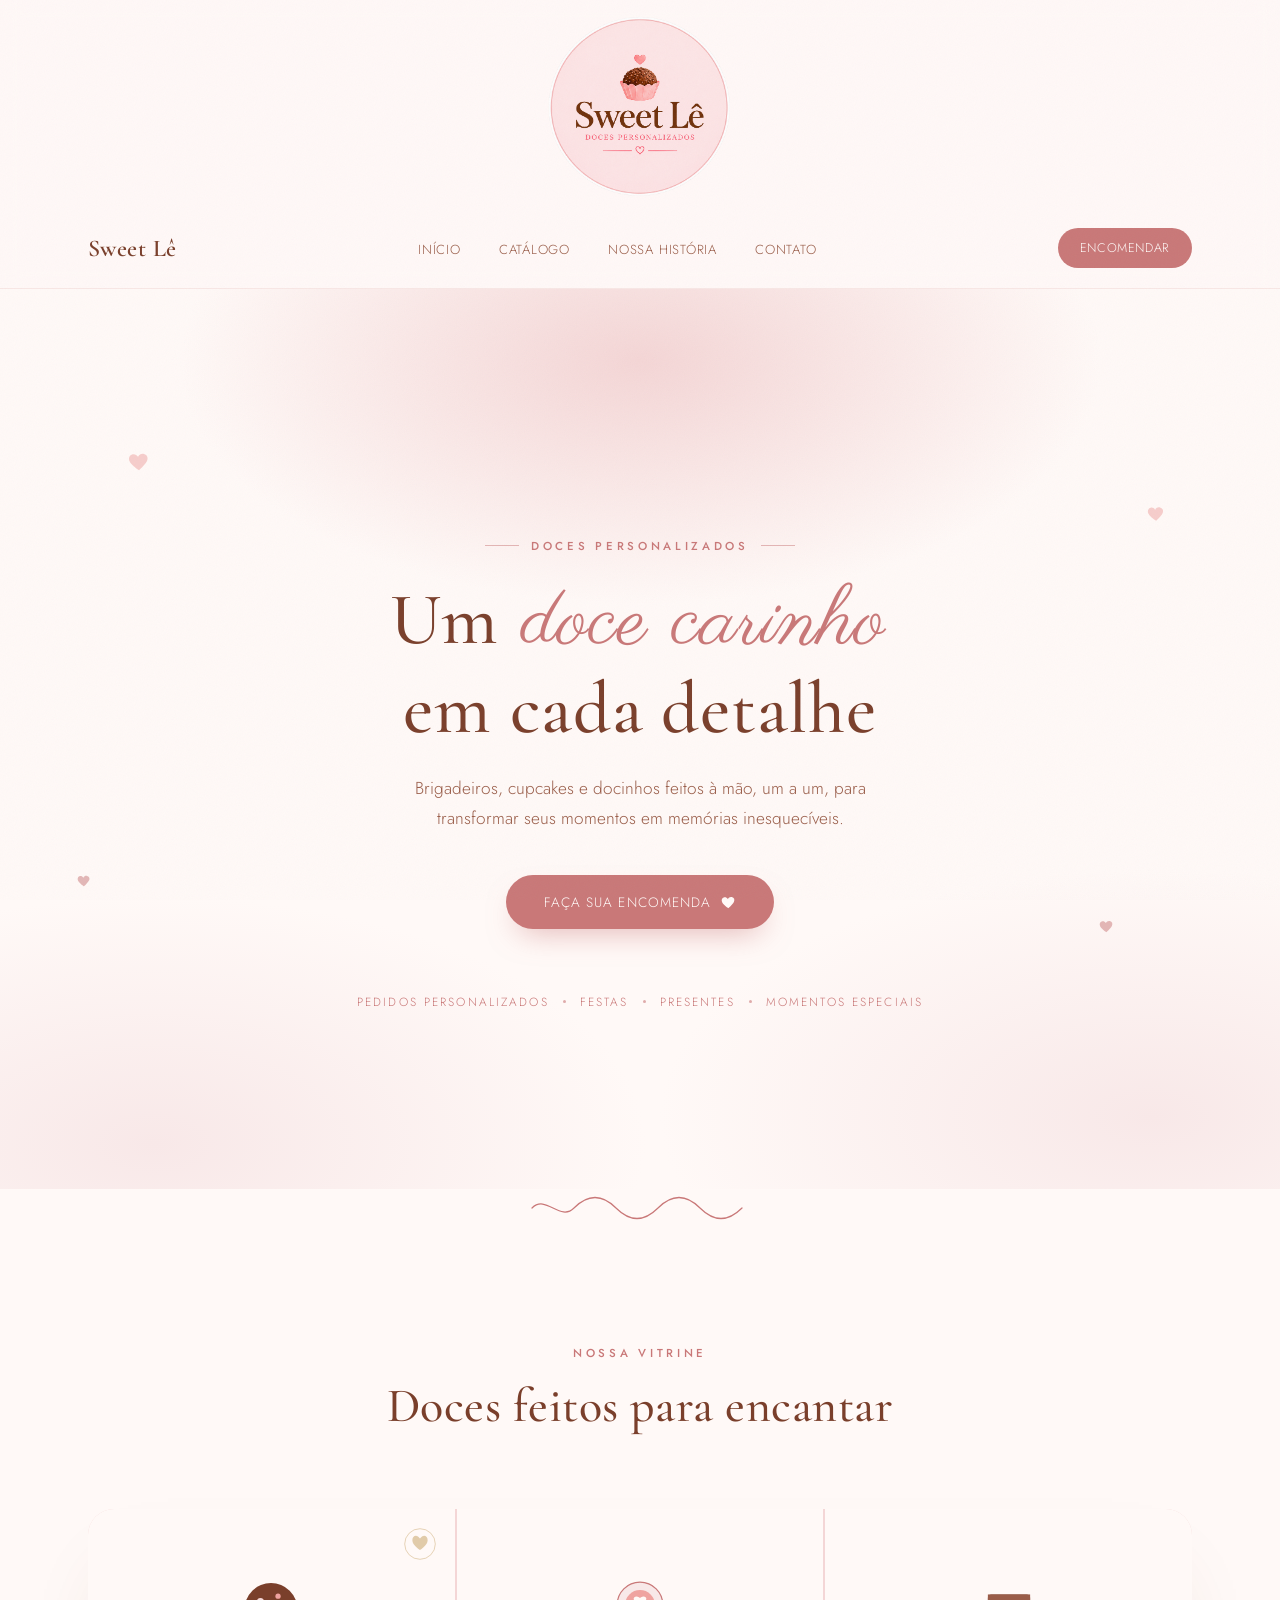
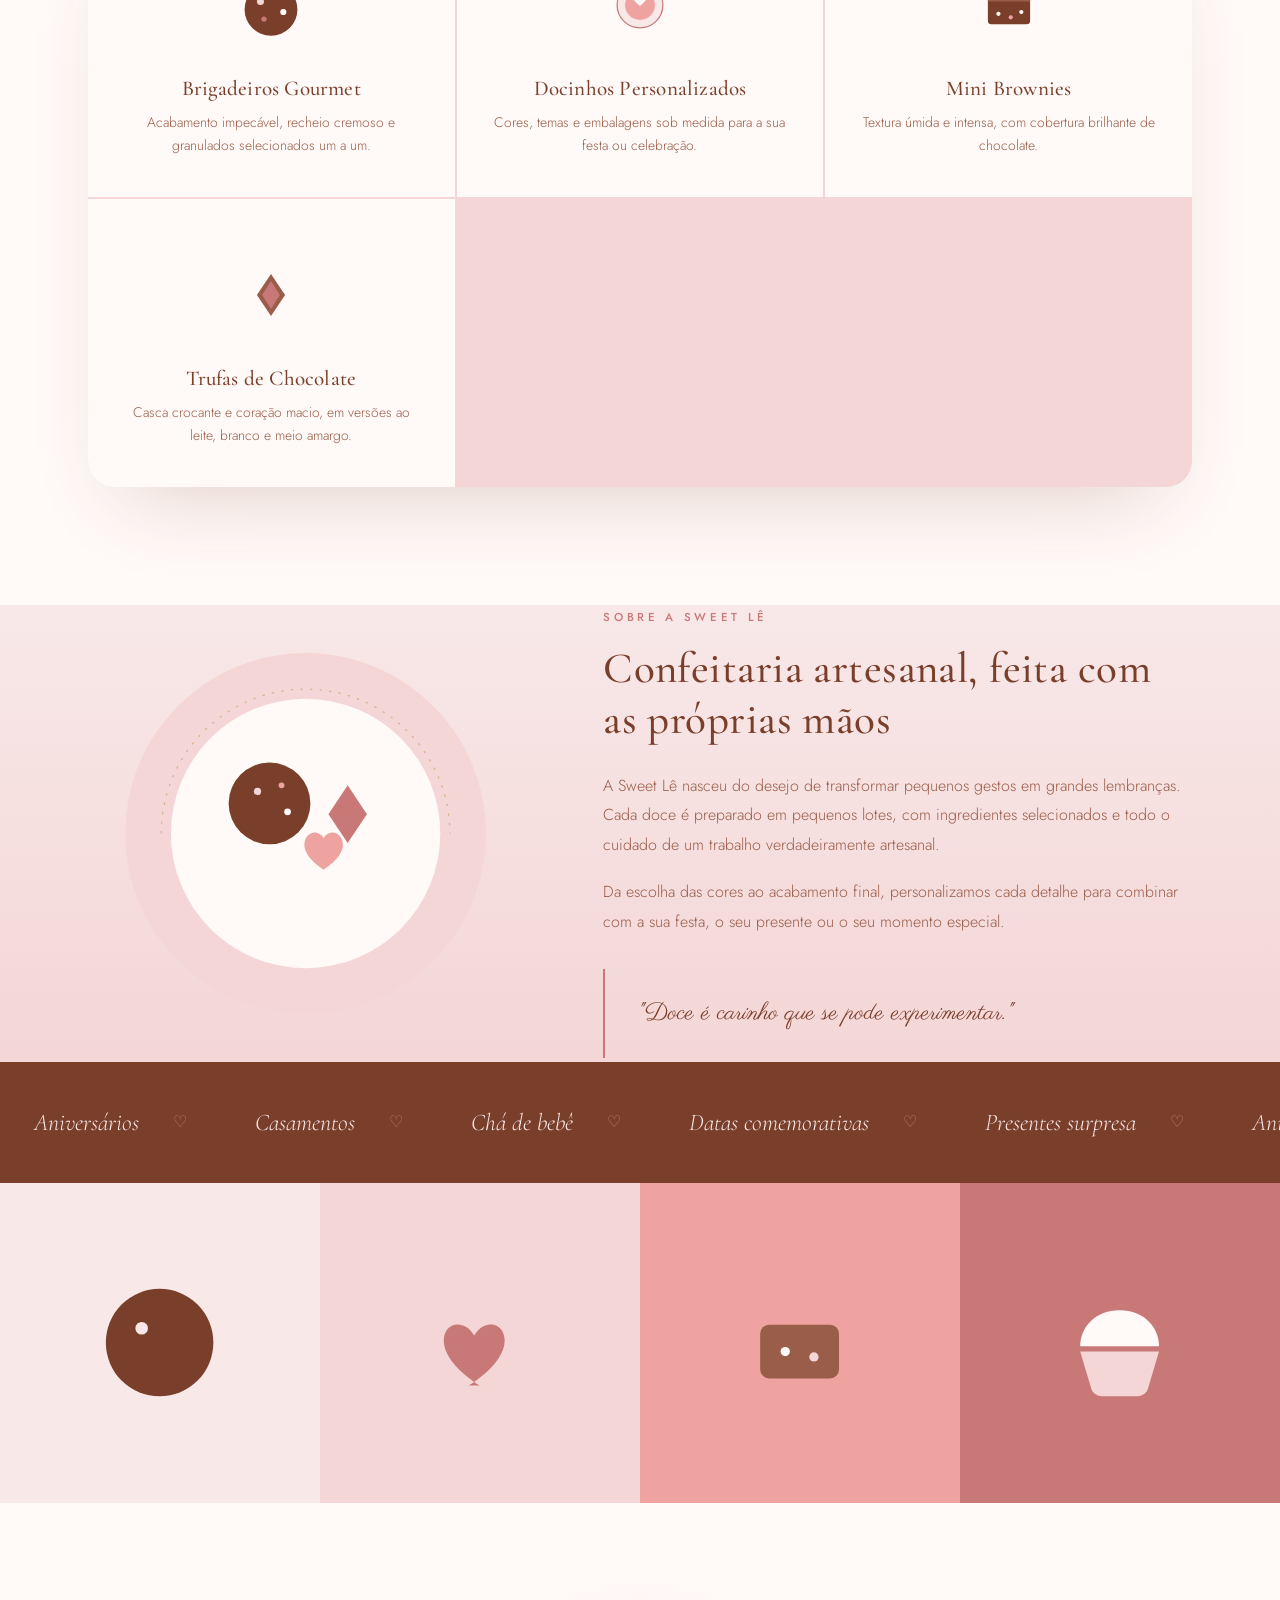
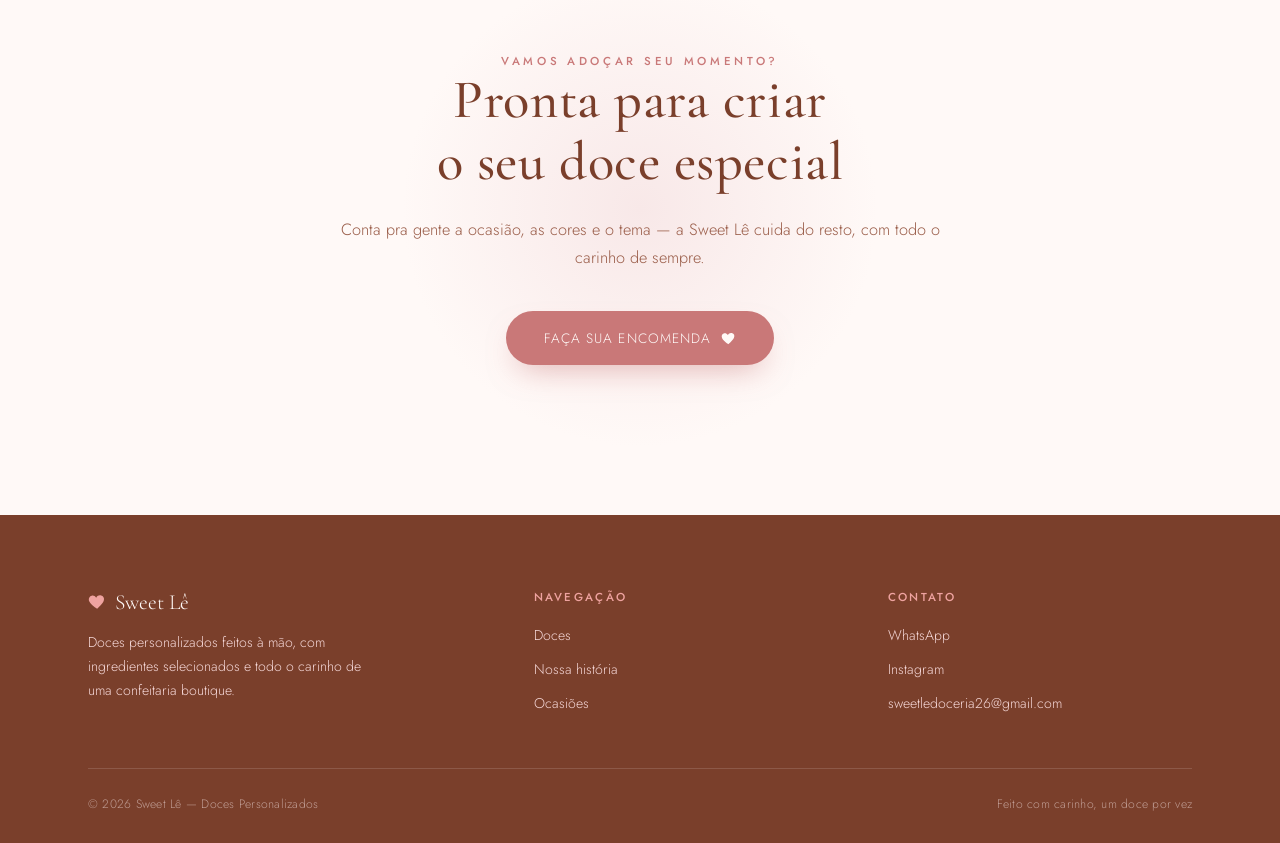
<file: index.html>
<!doctype html>
<html lang="pt-BR">
  <head>
    <meta charset="UTF-8" />
    <meta name="viewport" content="width=device-width, initial-scale=1.0" />
    <title>Sweet Lê — Doces Personalizados</title>
    <link rel="preconnect" href="https://fonts.googleapis.com" />
    <link rel="preconnect" href="https://fonts.gstatic.com" crossorigin />
    <link
      href="https://fonts.googleapis.com/css2?family=Cormorant+Garamond:ital,wght@0,400;0,500;0,600;1,500&family=Parisienne&family=Jost:wght@300;400;500;600&display=swap"
      rel="stylesheet"
    />
    <link rel="stylesheet" href="CSS/style.css" />
  </head>
  <body>
    <header class="site-header">
      <div class="top-logo">
        <a href="#top" aria-label="Sweet Lê - início">
          <img src="IMG/Logo.png" alt="Sweet Lê — Doces Personalizados" />
        </a>
      </div>

      <div class="nav">
        <a href="#top" class="brand">
          <span class="brand-name">Sweet Lê</span>
        </a>

        <nav>
          <ul>
            <li><a href="index.html">Início</a></li>
            <li><a href="catalogo.html">Catálogo</a></li>
            <li><a href="index.html#historia">Nossa história</a></li>
            <li><a href="index.html#contato">Contato</a></li>
          </ul>
        </nav>

        <a href="#contato" class="nav-cta">Encomendar</a>

        <button class="menu-btn" aria-label="Abrir menu">
          <span></span><span></span><span></span>
        </button>
      </div>
    </header>

    <section class="hero" id="top">
      <div class="hero-hearts" aria-hidden="true">
        <svg
          style="
            top: 18%;
            left: 10%;
            width: 22px;
            height: 22px;
            animation-delay: 0s;
          "
          viewBox="0 0 24 24"
          fill="#EFA3A0"
        >
          <path
            d="M12 21s-7.5-4.6-10.2-9.6C.2 8 1.6 4.5 5 3.6c2.3-.6 4.4.5 5.9 2.7C12.4 3.6 15 2.6 17.4 3.3c3.6.9 5 4.3 3.2 7.9C17.7 16.2 12 21 12 21z"
          />
        </svg>
        <svg
          style="
            top: 65%;
            left: 6%;
            width: 14px;
            height: 14px;
            animation-delay: 1.4s;
          "
          viewBox="0 0 24 24"
          fill="#C97878"
        >
          <path
            d="M12 21s-7.5-4.6-10.2-9.6C.2 8 1.6 4.5 5 3.6c2.3-.6 4.4.5 5.9 2.7C12.4 3.6 15 2.6 17.4 3.3c3.6.9 5 4.3 3.2 7.9C17.7 16.2 12 21 12 21z"
          />
        </svg>
        <svg
          style="
            top: 24%;
            right: 9%;
            width: 18px;
            height: 18px;
            animation-delay: 0.7s;
          "
          viewBox="0 0 24 24"
          fill="#EFA3A0"
        >
          <path
            d="M12 21s-7.5-4.6-10.2-9.6C.2 8 1.6 4.5 5 3.6c2.3-.6 4.4.5 5.9 2.7C12.4 3.6 15 2.6 17.4 3.3c3.6.9 5 4.3 3.2 7.9C17.7 16.2 12 21 12 21z"
          />
        </svg>
        <svg
          style="
            top: 70%;
            right: 13%;
            width: 15px;
            height: 15px;
            animation-delay: 2.1s;
          "
          viewBox="0 0 24 24"
          fill="#C97878"
        >
          <path
            d="M12 21s-7.5-4.6-10.2-9.6C.2 8 1.6 4.5 5 3.6c2.3-.6 4.4.5 5.9 2.7C12.4 3.6 15 2.6 17.4 3.3c3.6.9 5 4.3 3.2 7.9C17.7 16.2 12 21 12 21z"
          />
        </svg>
      </div>
      <div class="hero-inner">
        <div class="eyebrow">
          <span class="line"></span>Doces Personalizados<span
            class="line"
          ></span>
        </div>
        <h1 class="reveal">Um <em>doce carinho</em><br />em cada detalhe</h1>
        <p class="sub reveal">
          Brigadeiros, cupcakes e docinhos feitos à mão, um a um, para
          transformar seus momentos em memórias inesquecíveis.
        </p>
        <a href="#contato" class="btn-primary reveal">
          Faça sua encomenda
          <svg viewBox="0 0 24 24" fill="none">
            <path
              d="M12 21s-7.5-4.6-10.2-9.6C.2 8 1.6 4.5 5 3.6c2.3-.6 4.4.5 5.9 2.7C12.4 3.6 15 2.6 17.4 3.3c3.6.9 5 4.3 3.2 7.9C17.7 16.2 12 21 12 21z"
              fill="#FFF9F7"
            />
          </svg>
        </a>
        <div class="hero-strip reveal">
          <span>Pedidos personalizados</span><span class="dot"></span>
          <span>Festas</span><span class="dot"></span> <span>Presentes</span
          ><span class="dot"></span>
          <span>Momentos especiais</span>
        </div>
      </div>
    </section>

    <div class="swirl" aria-hidden="true">
      <svg viewBox="0 0 220 26" fill="none">
        <path
          d="M2 13c14-14 28 14 42 0S72-1 86 13s28 14 42 0 28-14 42 0 28 14 42 0"
          stroke="#C97878"
          stroke-width="1.2"
          stroke-linecap="round"
        />
      </svg>
    </div>

    <section class="section" id="doces">
      <div class="wrap">
        <div class="section-head reveal">
          <div class="eyebrow">Nossa vitrine</div>
          <h2>Doces feitos para encantar</h2>
        </div>
        <div class="sweets-grid">
          <div class="sweet-card reveal">
            <svg class="seal" viewBox="0 0 40 40" fill="none">
              <circle
                cx="20"
                cy="20"
                r="18"
                stroke="#C9A66B"
                stroke-width="1"
              />
              <path
                d="M20 27s-9-5.5-9-11.5C11 12 13.3 10 16 10.5c1.8.4 3 1.6 4 3 1-1.4 2.2-2.6 4-3 2.7-.5 5 1.5 5 5 0 6-9 11.5-9 11.5z"
                fill="#C9A66B"
              />
            </svg>
            <div class="sweet-icon">
              <svg viewBox="0 0 100 100">
                <circle cx="50" cy="55" r="30" fill="#7A3F2B" />
                <circle cx="38" cy="46" r="4" fill="#F4D6D6" />
                <circle cx="58" cy="40" r="3" fill="#EFA3A0" />
                <circle cx="64" cy="58" r="3.5" fill="#FFF9F7" />
                <circle cx="42" cy="66" r="3" fill="#C97878" />
              </svg>
            </div>
            <h3>Brigadeiros Gourmet</h3>
            <p>
              Acabamento impecável, recheio cremoso e granulados selecionados um
              a um.
            </p>
          </div>

                   <div class="sweet-card reveal">
            <div class="sweet-icon">
              <svg viewBox="0 0 100 100">
                <circle
                  cx="50"
                  cy="50"
                  r="26"
                  fill="#F8E8E8"
                  stroke="#C97878"
                  stroke-width="1.4"
                />
                <circle cx="50" cy="50" r="17" fill="#EFA3A0" />
                <path
                  d="M50 42s-4-3-6.4-.7c-2 1.9-.4 4.4 6.4 9.7 6.8-5.3 8.4-7.8 6.4-9.7C53.9 39 50 42 50 42z"
                  fill="#FFF9F7"
                />
              </svg>
            </div>
            <h3>Docinhos Personalizados</h3>
            <p>
              Cores, temas e embalagens sob medida para a sua festa ou
              celebração.
            </p>
          </div>

          <div class="sweet-card reveal">
            <div class="sweet-icon">
              <svg viewBox="0 0 100 100">
                <rect
                  x="26"
                  y="38"
                  width="48"
                  height="34"
                  rx="4"
                  fill="#7A3F2B"
                />
                <rect x="26" y="38" width="48" height="8" fill="#9A5D49" />
                <circle cx="38" cy="60" r="2.4" fill="#FFF9F7" />
                <circle cx="52" cy="64" r="2.4" fill="#EFA3A0" />
                <circle cx="64" cy="58" r="2.4" fill="#FFF9F7" />
              </svg>
            </div>
            <h3>Mini Brownies</h3>
            <p>
              Textura úmida e intensa, com cobertura brilhante de chocolate.
            </p>
          </div>

          <div class="sweet-card reveal">
            <div class="sweet-icon">
              <svg viewBox="0 0 100 100">
                <path d="M50 26 66 50 50 74 34 50z" fill="#9A5D49" />
                <path d="M50 34 60 50 50 66 40 50z" fill="#C97878" />
              </svg>
            </div>
            <h3>Trufas de Chocolate</h3>
            <p>
              Casca crocante e coração macio, em versões ao leite, branco e meio
              amargo.
            </p>
          </div>

          <!--<div class="sweet-card reveal">
            <div class="sweet-icon">
              <svg viewBox="0 0 100 100">
                <circle
                  cx="50"
                  cy="50"
                  r="26"
                  fill="#F8E8E8"
                  stroke="#C97878"
                  stroke-width="1.4"
                />
                <circle cx="50" cy="50" r="17" fill="#EFA3A0" />
                <path
                  d="M50 42s-4-3-6.4-.7c-2 1.9-.4 4.4 6.4 9.7 6.8-5.3 8.4-7.8 6.4-9.7C53.9 39 50 42 50 42z"
                  fill="#FFF9F7"
                />
              </svg>
            </div>
            <h3>Docinhos Personalizados</h3>
            <p>
              Cores, temas e embalagens sob medida para a sua festa ou
              celebração.
            </p>
          </div>-->

          <!--<div class="sweet-card reveal">
            <div class="sweet-icon">
              <svg viewBox="0 0 100 100">
                <path
                  d="M50 74s-22-13.5-22-28.5C28 36.5 34 31 41 32c4 .6 7 3 9 6.5C52 35 55 32.6 59 32c7-1 13 4.5 13 13.5C72 60.5 50 74 50 74z"
                  fill="#7A3F2B"
                />
                <path
                  d="M42 42c1.5 1.5 2.5 3 3 4.5"
                  stroke="#FFF9F7"
                  stroke-width="1.4"
                  stroke-linecap="round"
                />
              </svg>
            </div>
            <h3>Corações de Chocolate</h3>
            <p>O toque romântico perfeito para presentear alguém especial.</p>
          </div>-->
        </div>
      </div>
    </section>

    <section class="story" id="historia">
      <div class="wrap">
        <div class="story-art reveal">
          <svg viewBox="0 0 360 380" fill="none">
            <circle cx="180" cy="190" r="150" fill="#F4D6D6" />
            <circle cx="180" cy="190" r="112" fill="#FFF9F7" />
            <g>
              <circle cx="150" cy="165" r="34" fill="#7A3F2B" />
              <circle cx="140" cy="155" r="3" fill="#F4D6D6" />
              <circle cx="160" cy="150" r="2.4" fill="#EFA3A0" />
              <circle cx="165" cy="172" r="2.8" fill="#FFF9F7" />
              <path d="M215 150 231 174 215 198 199 174z" fill="#C97878" />
              <path
                d="M195 220s-16-9.8-16-20.5c0-6.6 4.6-11 10-10.2 2.9.4 5 2.2 6 4.8 1-2.6 3.1-4.4 6-4.8 5.4-.8 10 3.6 10 10.2 0 10.7-16 20.5-16 20.5z"
                fill="#EFA3A0"
              />
            </g>
            <path
              d="M60 190a120 120 0 0 1 240 0"
              stroke="#C9A66B"
              stroke-width="1"
              stroke-dasharray="2 6"
              opacity=".7"
            />
          </svg>
        </div>
        <div class="story-text">
          <div class="eyebrow reveal">Sobre a Sweet Lê</div>
          <h2 class="reveal">
            Confeitaria artesanal, feita com as próprias mãos
          </h2>
          <p class="reveal">
            A Sweet Lê nasceu do desejo de transformar pequenos gestos em
            grandes lembranças. Cada doce é preparado em pequenos lotes, com
            ingredientes selecionados e todo o cuidado de um trabalho
            verdadeiramente artesanal.
          </p>
          <p class="reveal">
            Da escolha das cores ao acabamento final, personalizamos cada
            detalhe para combinar com a sua festa, o seu presente ou o seu
            momento especial.
          </p>
          <div class="story-quote reveal">
            "Doce é carinho que se pode experimentar."
          </div>
        </div>
      </div>
    </section>

    <div class="occasions" id="ocasioes">
      <div class="marquee">
        <span>Aniversários</span><span>Casamentos</span><span>Chá de bebê</span
        ><span>Datas comemorativas</span><span>Presentes surpresa</span>
        <span>Aniversários</span><span>Casamentos</span><span>Chá de bebê</span
        ><span>Datas comemorativas</span><span>Presentes surpresa</span>
      </div>
    </div>

    <div class="band" aria-hidden="true">
      <div class="band-item">
        <svg viewBox="0 0 100 100">
          <circle cx="50" cy="50" r="30" fill="#7A3F2B" />
          <circle cx="40" cy="42" r="3.5" fill="#F8E8E8" />
        </svg>
      </div>
      <div class="band-item">
        <svg viewBox="0 0 100 100">
          <path
            d="M50 74s-20-12-20-25c0-6 4-10 9-9 3.6.5 6 2.8 8 6 2-3.2 4.4-5.5 8-6 5-1 9 3 9 9 0 13-20 25-20 25z"
            fill="#C97878"
          />
        </svg>
      </div>
      <div class="band-item">
        <svg viewBox="0 0 100 100">
          <rect x="28" y="40" width="44" height="30" rx="5" fill="#9A5D49" />
          <circle cx="42" cy="55" r="2.6" fill="#FFF9F7" />
          <circle cx="58" cy="58" r="2.6" fill="#F4D6D6" />
        </svg>
      </div>
      <div class="band-item">
        <svg viewBox="0 0 100 100">
          <path
            d="M50 32c-14 0-22 10-22 20h44c0-10-8-20-22-20z"
            fill="#FFF9F7"
          />
          <path
            d="M28 55h44l-6 20a6 6 0 0 1-6 5H40a6 6 0 0 1-6-5l-6-20z"
            fill="#F4D6D6"
          />
        </svg>
      </div>
    </div>

    <section class="cta-final" id="contato">
      <div class="cta-final-inner">
        <div class="eyebrow reveal">Vamos adoçar seu momento?</div>
        <h2 class="reveal">Pronta para criar<br />o seu doce especial</h2>
        <p class="reveal">
          Conta pra gente a ocasião, as cores e o tema — a Sweet Lê cuida do
          resto, com todo o carinho de sempre.
        </p>
        <a href="https://wa.me/" class="btn-primary reveal">
          Faça sua encomenda
          <svg viewBox="0 0 24 24" fill="none">
            <path
              d="M12 21s-7.5-4.6-10.2-9.6C.2 8 1.6 4.5 5 3.6c2.3-.6 4.4.5 5.9 2.7C12.4 3.6 15 2.6 17.4 3.3c3.6.9 5 4.3 3.2 7.9C17.7 16.2 12 21 12 21z"
              fill="#FFF9F7"
            />
          </svg>
        </a>
      </div>
    </section>

    <footer>
      <div class="wrap">
        <div class="foot-grid">
          <div>
            <div class="foot-brand">
              <svg viewBox="0 0 24 24" fill="none">
                <path
                  d="M12 21s-7.5-4.6-10.2-9.6C.2 8 1.6 4.5 5 3.6c2.3-.6 4.4.5 5.9 2.7C12.4 3.6 15 2.6 17.4 3.3c3.6.9 5 4.3 3.2 7.9C17.7 16.2 12 21 12 21z"
                  fill="#EFA3A0"
                />
              </svg>
              <span>Sweet Lê</span>
            </div>
            <p>
              Doces personalizados feitos à mão, com ingredientes selecionados e
              todo o carinho de uma confeitaria boutique.
            </p>
          </div>
          <div class="foot-col">
            <h4>Navegação</h4>
            <ul>
              <li><a href="#doces">Doces</a></li>
              <li><a href="#historia">Nossa história</a></li>
              <li><a href="#ocasioes">Ocasiões</a></li>
            </ul>
          </div>
          <div class="foot-col">
            <h4>Contato</h4>
            <ul>
              <li><a href="https://wa.me/">WhatsApp</a></li>
              <li><a href="https://www.instagram.com/sweetle.doceria">Instagram</a></li>
              <li><a href="#">sweetledoceria26@gmail.com</a></li>
            </ul>
          </div>
        </div>
        <div class="foot-bottom">
          <span>© 2026 Sweet Lê — Doces Personalizados</span>
          <span>Feito com carinho, um doce por vez</span>
        </div>
      </div>
    </footer>

    <script src="JS/script.js"></script>
  </body>
</html>
</file>
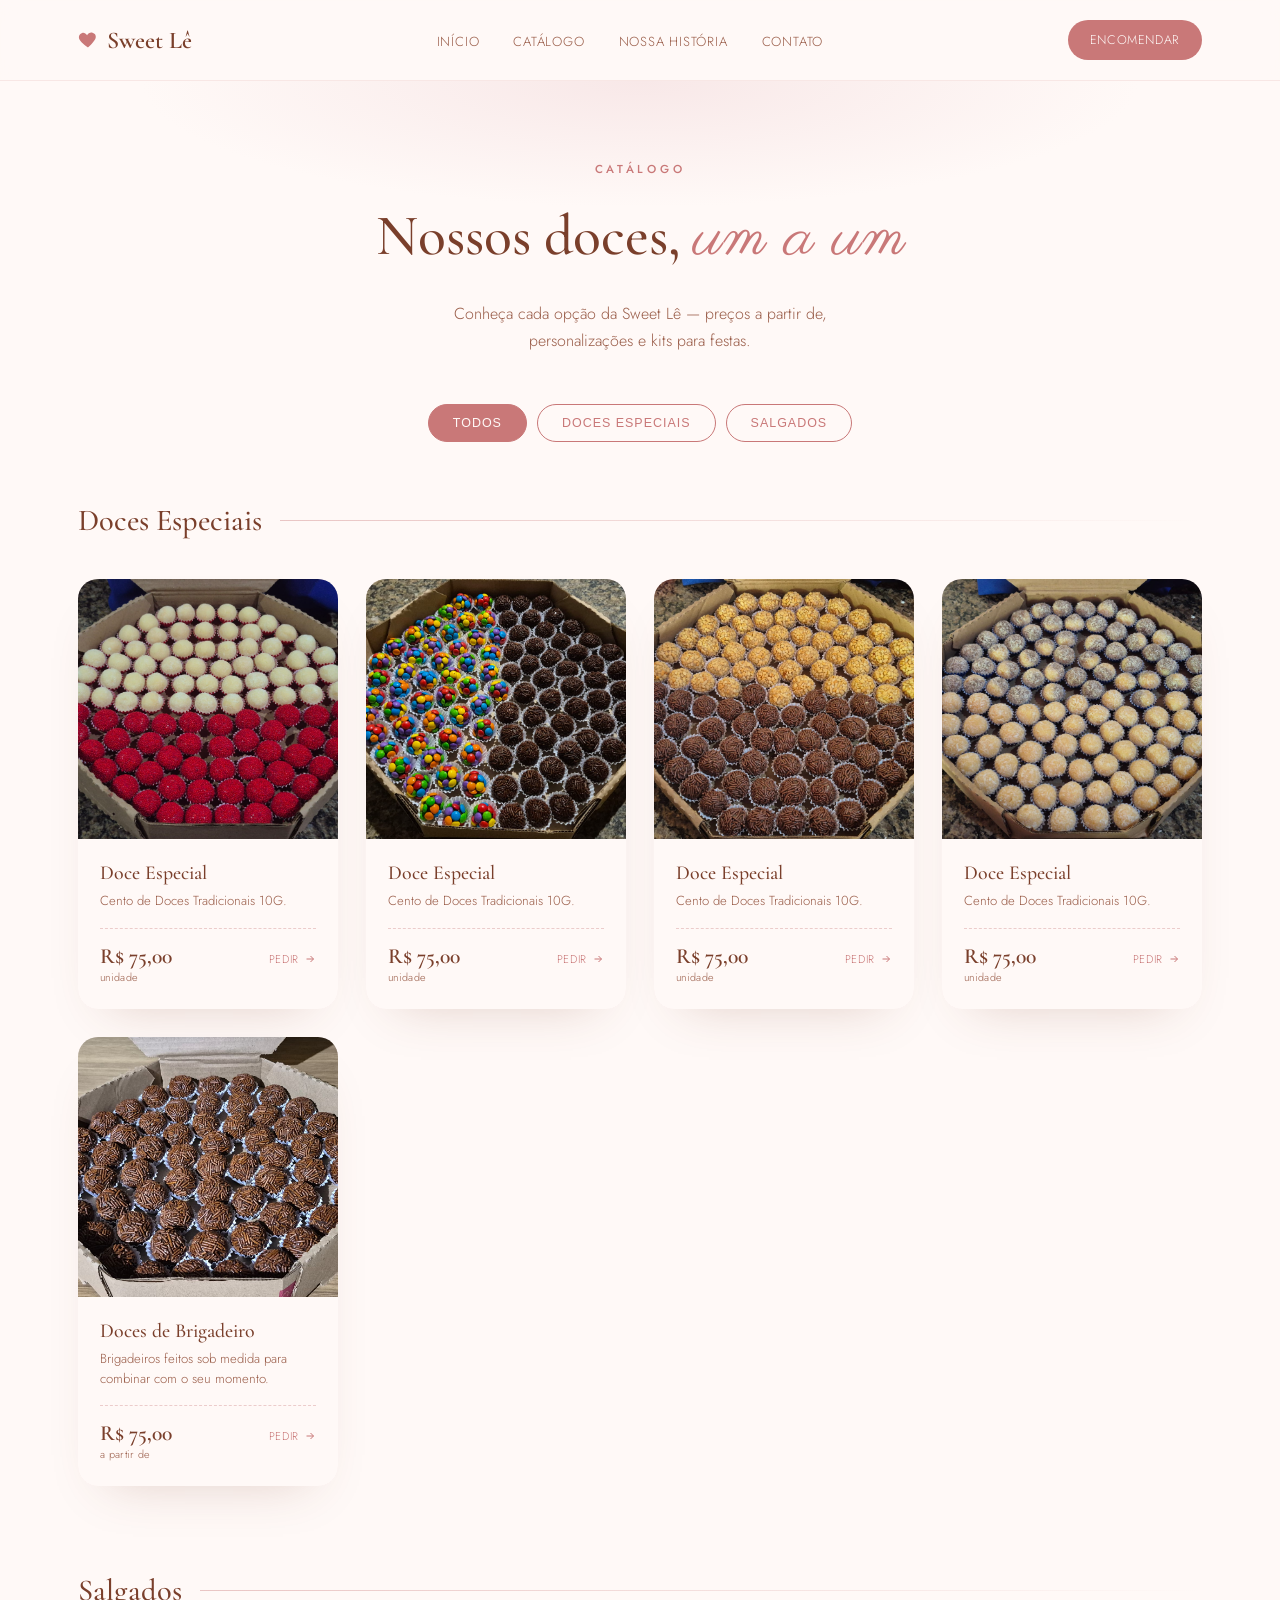
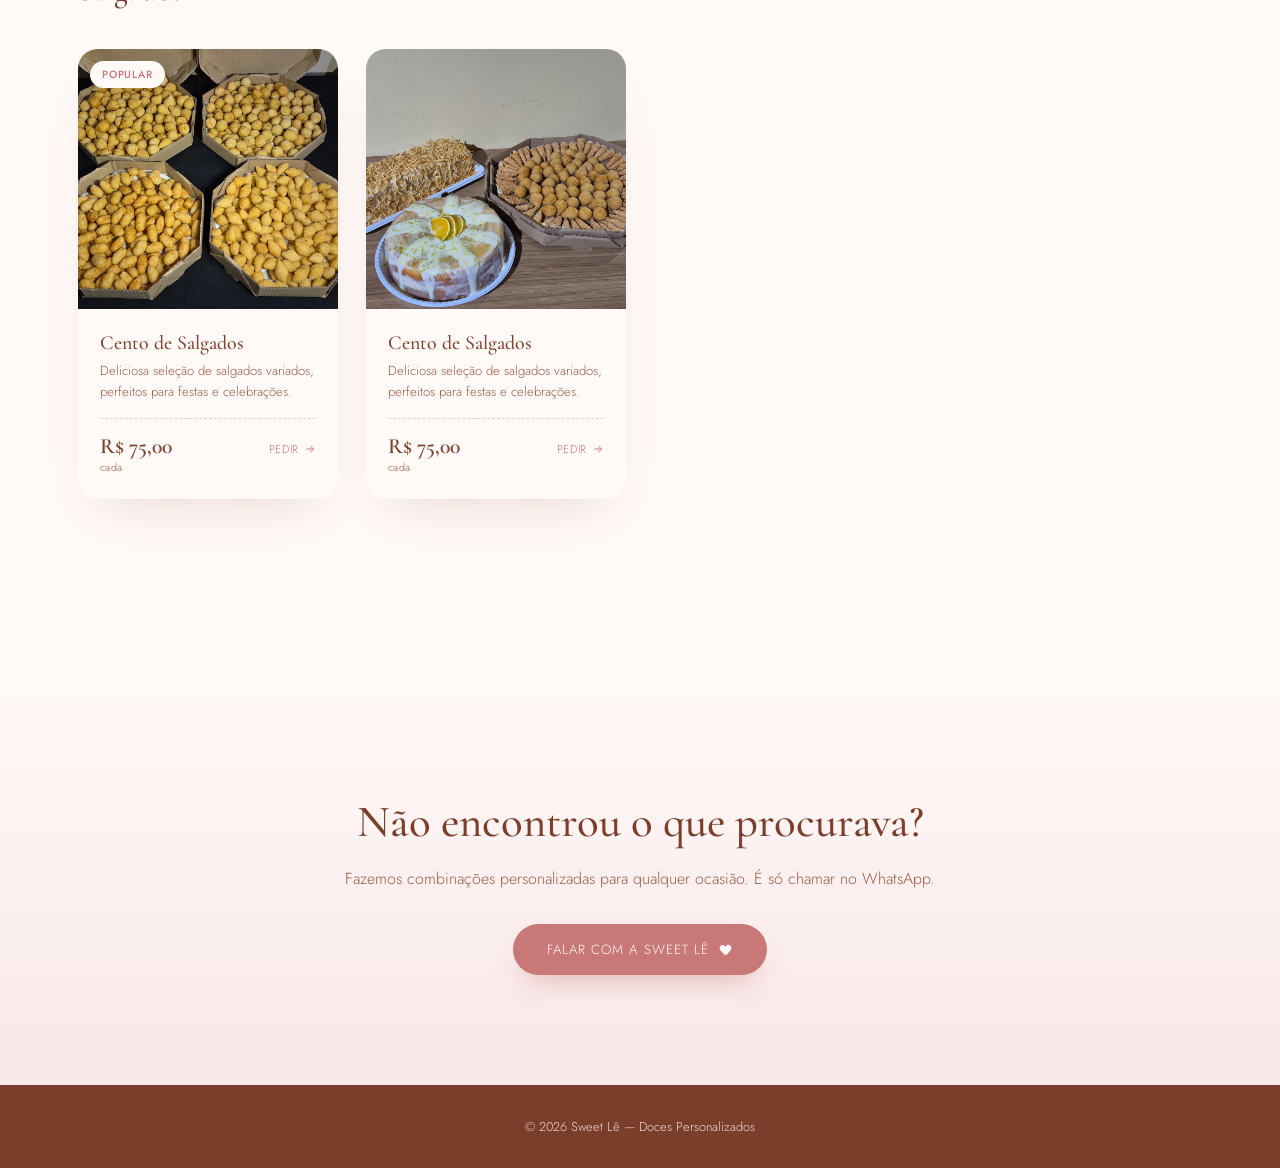
<file: catalogo.html>
<!DOCTYPE html>
<html lang="pt-BR">
<head>
<meta charset="UTF-8">
<meta name="viewport" content="width=device-width, initial-scale=1.0">
<title>Catálogo — Sweet Lê</title>
<link rel="preconnect" href="https://fonts.googleapis.com">
<link rel="preconnect" href="https://fonts.gstatic.com" crossorigin>
<link href="https://fonts.googleapis.com/css2?family=Cormorant+Garamond:ital,wght@0,400;0,500;0,600;1,500&family=Parisienne&family=Jost:wght@300;400;500;600&display=swap" rel="stylesheet">
<link rel="stylesheet" href="CSS/catalogo.css">
</head>
<body>

<header>
  <div class="nav">
    <a href="index.html" class="brand">
      <svg viewBox="0 0 24 24" fill="none"><path d="M12 21s-7.5-4.6-10.2-9.6C.2 8 1.6 4.5 5 3.6c2.3-.6 4.4.5 5.9 2.7C12.4 3.6 15 2.6 17.4 3.3c3.6.9 5 4.3 3.2 7.9C17.7 16.2 12 21 12 21z" fill="#C97878"/></svg>
      <span class="brand-name">Sweet Lê</span>
    </a>
    <nav>
      <ul>
        <li><a href="index.html">Início</a></li>
        <li><a href="catalogo.html">Catálogo</a></li>
        <li><a href="index.html#historia">Nossa história</a></li>
        <li><a href="index.html#contato">Contato</a></li>
      </ul>
    </nav>
    <a href="https://wa.me/" class="nav-cta">Encomendar</a>
    <button class="menu-btn" aria-label="Abrir menu"><span></span><span></span><span></span></button>
  </div>
</header>

<section class="page-hero">
  <div class="eyebrow">Catálogo</div>
  <h1>Nossos doces, <span class="script" style="font-size:1.15em;color:var(--old-rose);">um a um</span></h1>
  <p>Conheça cada opção da Sweet Lê — preços a partir de, personalizações e kits para festas.</p>
</section>

<div class="tabs">
  <button class="tab active">Todos</button>
  <button class="tab">Doces Especiais</button>
  <button class="tab">Salgados</button>
</div>

<section class="catalog">
  <div class="wrap">

    <div class="cat-group" data-cat="avulsos">
      <div class="cat-group-title"><h2>Doces Especiais</h2><div class="rule"></div></div>
      <div class="grid">

        <div class="card">
          <div class="photo-slot">
            <img src="IMG/Doce1.png" alt="Doce Especial">
           <!-- <div class="placeholder"><svg viewBox="0 0 24 24" fill="none" stroke="#C97878" stroke-width="1.4"><rect x="3" y="6" width="18" height="14" rx="2"/><circle cx="8.5" cy="11" r="1.5"/><path d="M21 16l-5-5-4 4-2-2-5 5"/></svg><span>fotos/brigadeiro.jpg</span></div>-->
            <!--<span class="badge">Mais pedido</span>-->
          </div>
          <div class="card-body">
           <h3>Doce Especial</h3>
            <p>Cento de Doces Tradicionais 10G.</p>
            <div class="price-row">
              <div class="price">R$ 75,00<small>unidade</small></div>
              <a href="https://wa.me/" class="order-link">Pedir <svg viewBox="0 0 24 24" fill="none" stroke="currentColor" stroke-width="2"><path d="M5 12h14M13 6l6 6-6 6"/></svg></a>
            </div>
          </div>
        </div>

        <div class="card">
          <div class="photo-slot">
            <img src="IMG/DocesEspecias.png" alt="Doce Especial" onerror="this.style.display='none'">
            <!--<div class="placeholder"><svg viewBox="0 0 24 24" fill="none" stroke="#C97878" stroke-width="1.4"><rect x="3" y="6" width="18" height="14" rx="2"/><circle cx="8.5" cy="11" r="1.5"/><path d="M21 16l-5-5-4 4-2-2-5 5"/></svg><span>fotos/cupcake.jpg</span></div>-->
          </div>
          <div class="card-body">
            <h3>Doce Especial</h3>
            <p>Cento de Doces Tradicionais 10G.</p>
            <div class="price-row">
              <div class="price">R$ 75,00<small>unidade</small></div>
              <a href="https://wa.me/" class="order-link">Pedir <svg viewBox="0 0 24 24" fill="none" stroke="currentColor" stroke-width="2"><path d="M5 12h14M13 6l6 6-6 6"/></svg></a>
            </div>
          </div>
        </div>

        <div class="card">
          <div class="photo-slot">
            <img src="IMG/Doce2.png" alt="Doce Especial" onerror="this.style.display='none'">
            <!--<div class="placeholder"><svg viewBox="0 0 24 24" fill="none" stroke="#C97878" stroke-width="1.4"><rect x="3" y="6" width="18" height="14" rx="2"/><circle cx="8.5" cy="11" r="1.5"/><path d="M21 16l-5-5-4 4-2-2-5 5"/></svg><span>fotos/brownie.jpg</span></div>-->
          </div>
          <div class="card-body">
           <h3>Doce Especial</h3>
            <p>Cento de Doces Tradicionais 10G.</p>
            <div class="price-row">
              <div class="price">R$ 75,00<small>unidade</small></div>
              <a href="https://wa.me/" class="order-link">Pedir <svg viewBox="0 0 24 24" fill="none" stroke="currentColor" stroke-width="2"><path d="M5 12h14M13 6l6 6-6 6"/></svg></a>
            </div>
          </div>
        </div>

        <div class="card">
          <div class="photo-slot">
            <img src="IMG/Doce3.png" alt="Doce Especial" onerror="this.style.display='none'">
            <!--<div class="placeholder"><svg viewBox="0 0 24 24" fill="none" stroke="#C97878" stroke-width="1.4"><rect x="3" y="6" width="18" height="14" rx="2"/><circle cx="8.5" cy="11" r="1.5"/><path d="M21 16l-5-5-4 4-2-2-5 5"/></svg><span>fotos/trufa.jpg</span></div>-->
          </div>
          <div class="card-body">
           <h3>Doce Especial</h3>
            <p>Cento de Doces Tradicionais 10G.</p>
            <div class="price-row">
              <div class="price">R$ 75,00<small>unidade</small></div>
              <a href="https://wa.me/" class="order-link">Pedir <svg viewBox="0 0 24 24" fill="none" stroke="currentColor" stroke-width="2"><path d="M5 12h14M13 6l6 6-6 6"/></svg></a>
            </div>
          </div>
        </div>

        <div class="card">
          <div class="photo-slot">
            <img src="IMG/Doce4.jpeg" alt="Docinho Personalizado" onerror="this.style.display='none'">
           <!-- <div class="placeholder"><svg viewBox="0 0 24 24" fill="none" stroke="#C97878" stroke-width="1.4"><rect x="3" y="6" width="18" height="14" rx="2"/><circle cx="8.5" cy="11" r="1.5"/><path d="M21 16l-5-5-4 4-2-2-5 5"/></svg><span>fotos/docinho-personalizado.jpg</span></div>-->
            <!--<span class="badge">Sob medida</span>-->
          </div>
          <div class="card-body">
            <h3>Doces de Brigadeiro</h3>
            <p>Brigadeiros feitos sob medida para combinar com o seu momento.</p>
            <div class="price-row">
              <div class="price">R$ 75,00<small>a partir de</small></div>
              <a href="https://wa.me/" class="order-link">Pedir <svg viewBox="0 0 24 24" fill="none" stroke="currentColor" stroke-width="2"><path d="M5 12h14M13 6l6 6-6 6"/></svg></a>
            </div>
          </div>
        </div>

        <!--<div class="card">
          <div class="photo-slot">
            <img src="fotos/coracao-chocolate.jpg" alt="Coração de Chocolate" onerror="this.style.display='none'">
            <div class="placeholder"><svg viewBox="0 0 24 24" fill="none" stroke="#C97878" stroke-width="1.4"><rect x="3" y="6" width="18" height="14" rx="2"/><circle cx="8.5" cy="11" r="1.5"/><path d="M21 16l-5-5-4 4-2-2-5 5"/></svg><span>fotos/coracao-chocolate.jpg</span></div>
          </div>
          <div class="card-body">
            <h3>Coração de Chocolate</h3>
            <p>O toque romântico perfeito para presentear alguém especial.</p>
            <div class="price-row">
              <div class="price">R$ 7,00<small>unidade</small></div>
              <a href="https://wa.me/" class="order-link">Pedir <svg viewBox="0 0 24 24" fill="none" stroke="currentColor" stroke-width="2"><path d="M5 12h14M13 6l6 6-6 6"/></svg></a>
            </div>
          </div>
        </div>-->

      </div>
    </div>

    <div class="cat-group" data-cat="kits">
      <div class="cat-group-title"><h2>Salgados</h2><div class="rule"></div></div>
      <div class="grid">

        <div class="card">
          <div class="photo-slot">
            <img src="IMG/Salgado1.jpeg" alt="Kit Festa 30 doces" onerror="this.style.display='none'">
           <!-- <div class="placeholder"><svg viewBox="0 0 24 24" fill="none" stroke="#C97878" stroke-width="1.4"><rect x="3" y="6" width="18" height="14" rx="2"/><circle cx="8.5" cy="11" r="1.5"/><path d="M21 16l-5-5-4 4-2-2-5 5"/></svg><span>fotos/kit-festa-30.jpg</span></div>-->
            <span class="badge">Popular</span>
          </div>
          <div class="card-body">
            <h3>Cento de Salgados</h3>
            <p>Deliciosa seleção de salgados variados, perfeitos para festas e celebrações.</p>
            <div class="price-row">
              <div class="price">R$ 75,00<small>cada</small></div>
              <a href="https://wa.me/" class="order-link">Pedir <svg viewBox="0 0 24 24" fill="none" stroke="currentColor" stroke-width="2"><path d="M5 12h14M13 6l6 6-6 6"/></svg></a>
            </div>
          </div>
        </div>

        <div class="card">
          <div class="photo-slot">
            <img src="IMG/Salgado2.jpeg" alt="Kit Festa 50 doces" onerror="this.style.display='none'">
           <!-- <div class="placeholder"><svg viewBox="0 0 24 24" fill="none" stroke="#C97878" stroke-width="1.4"><rect x="3" y="6" width="18" height="14" rx="2"/><circle cx="8.5" cy="11" r="1.5"/><path d="M21 16l-5-5-4 4-2-2-5 5"/></svg><span>fotos/kit-festa-50.jpg</span></div>-->
          </div>
          <div class="card-body">
            <h3>Cento de Salgados</h3>
            <p>Deliciosa seleção de salgados variados, perfeitos para festas e celebrações.</p>
            <div class="price-row">
              <div class="price">R$ 75,00<small>cada</small></div>
              <a href="https://wa.me/" class="order-link">Pedir <svg viewBox="0 0 24 24" fill="none" stroke="currentColor" stroke-width="2"><path d="M5 12h14M13 6l6 6-6 6"/></svg></a>
            </div>
          </div>
        </div>

      <!-- <div class="card">
          <div class="photo-slot">
            <img src="fotos/kit-cha-bebe.jpg" alt="Kit Chá de Bebê" onerror="this.style.display='none'">
            <div class="placeholder"><svg viewBox="0 0 24 24" fill="none" stroke="#C97878" stroke-width="1.4"><rect x="3" y="6" width="18" height="14" rx="2"/><circle cx="8.5" cy="11" r="1.5"/><path d="M21 16l-5-5-4 4-2-2-5 5"/></svg><span>fotos/kit-cha-bebe.jpg</span></div>
          </div>
          <div class="card-body">
            <h3>Kit Chá de Bebê</h3>
            <p>Docinhos em tons pastel, personalizados com o tema da celebração.</p>
            <div class="price-row">
              <div class="price">R$ 180,00<small>a partir de</small></div>
              <a href="https://wa.me/" class="order-link">Pedir <svg viewBox="0 0 24 24" fill="none" stroke="currentColor" stroke-width="2"><path d="M5 12h14M13 6l6 6-6 6"/></svg></a>
            </div>
          </div>
        </div>

        <div class="card">
          <div class="photo-slot">
            <img src="fotos/kit-casamento.jpg" alt="Kit Casamento" onerror="this.style.display='none'">
            <div class="placeholder"><svg viewBox="0 0 24 24" fill="none" stroke="#C97878" stroke-width="1.4"><rect x="3" y="6" width="18" height="14" rx="2"/><circle cx="8.5" cy="11" r="1.5"/><path d="M21 16l-5-5-4 4-2-2-5 5"/></svg><span>fotos/kit-casamento.jpg</span></div>
            <span class="badge">Sob medida</span>
          </div>
          <div class="card-body">
            <h3>Kit Casamento</h3>
            <p>Doces finos personalizados com as cores e o tema do grande dia.</p>
            <div class="price-row">
              <div class="price">Sob consulta</div>
              <a href="https://wa.me/" class="order-link">Pedir <svg viewBox="0 0 24 24" fill="none" stroke="currentColor" stroke-width="2"><path d="M5 12h14M13 6l6 6-6 6"/></svg></a>
            </div>
          </div>
        </div>-->

      </div>
    </div>

  </div>
</section>

<section class="cta-final">
  <h2>Não encontrou o que procurava?</h2>
  <p>Fazemos combinações personalizadas para qualquer ocasião. É só chamar no WhatsApp.</p>
  <a href="https://wa.me/" class="btn-primary">
    Falar com a Sweet Lê
    <svg viewBox="0 0 24 24" fill="none"><path d="M12 21s-7.5-4.6-10.2-9.6C.2 8 1.6 4.5 5 3.6c2.3-.6 4.4.5 5.9 2.7C12.4 3.6 15 2.6 17.4 3.3c3.6.9 5 4.3 3.2 7.9C17.7 16.2 12 21 12 21z" fill="#FFF9F7"/></svg>
  </a>
</section>

<footer>© 2026 Sweet Lê — Doces Personalizados</footer>

<script src="JS/catalogo.js">
</script>

</body>
</html>
</file>
<file: CSS/style.css>
:root {
  --blush: #f8e8e8;
  --pastel: #f4d6d6;
  --salmon: #efa3a0;
  --old-rose: #c97878;
  --cream: #fff9f7;
  --chocolate: #7a3f2b;
  --soft-brown: #9a5d49;
  --gold: #c9a66b;
  --ease: cubic-bezier(0.22, 1, 0.36, 1);
}
* {
  margin: 0;
  padding: 0;
  box-sizing: border-box;
}
html {
  scroll-behavior: smooth;
}
body {
  background: var(--cream);
  color: var(--chocolate);
  font-family: "Jost", sans-serif;
  font-weight: 300;
  overflow-x: hidden;
  -webkit-font-smoothing: antialiased;
}
::selection {
  background: var(--salmon);
  color: var(--cream);
}

h1,
h2,
h3 {
  font-family: "Cormorant Garamond", serif;
  font-weight: 500;
  color: var(--chocolate);
  letter-spacing: 0.01em;
}
.script {
  font-family: "Parisienne", cursive;
  font-weight: 400;
}
.eyebrow {
  font-family: "Jost", sans-serif;
  font-size: 0.72rem;
  letter-spacing: 0.32em;
  text-transform: uppercase;
  color: var(--old-rose);
  font-weight: 500;
}
a {
  color: inherit;
  text-decoration: none;
}
img {
  max-width: 100%;
  display: block;
}
.wrap {
  max-width: 1160px;
  margin: 0 auto;
  padding: 0 28px;
}

/* subtle grain / paper texture */
body::before {
  content: "";
  position: fixed;
  inset: 0;
  pointer-events: none;
  z-index: 9999;
  opacity: 0.035;
  background-image: url("data:image/svg+xml,%3Csvg xmlns='http://www.w3.org/2000/svg' width='120' height='120'%3E%3Cfilter id='n'%3E%3CfeTurbulence type='fractalNoise' baseFrequency='0.9' numOctaves='2' stitchTiles='stitch'/%3E%3C/filter%3E%3Crect width='100%25' height='100%25' filter='url(%23n)'/%3E%3C/svg%3E");
}

/* ---------- reveal on scroll ---------- */
.reveal {
  opacity: 0;
  transform: translateY(22px);
  transition:
    opacity 0.9s var(--ease),
    transform 0.9s var(--ease);
}
.reveal.in {
  opacity: 1;
  transform: translateY(0);
}

/* ---------- header ---------- */
header {
  position: fixed;
  top: 0;
  left: 0;
  right: 0;
  z-index: 1000;
  background: rgba(255, 249, 247, 0.86);
  backdrop-filter: blur(10px);
  border-bottom: 1px solid rgba(201, 120, 120, 0.14);
  transition: padding 0.4s var(--ease);
}
.nav {
  display: flex;
  align-items: center;
  justify-content: space-between;
  padding: 20px 28px;
  max-width: 1160px;
  margin: 0 auto;
}
.brand {
  display: flex;
  align-items: center;
  gap: 9px;
}
.brand svg {
  width: 20px;
  height: 20px;
  flex-shrink: 0;
}
.brand-name {
  font-family: "Cormorant Garamond", serif;
  font-size: 1.5rem;
  font-weight: 600;
  letter-spacing: 0.02em;
  color: var(--chocolate);
}
nav ul {
  list-style: none;
  display: flex;
  gap: 38px;
}
nav ul a {
  font-size: 0.82rem;
  letter-spacing: 0.06em;
  text-transform: uppercase;
  color: var(--soft-brown);
  position: relative;
  padding-bottom: 4px;
}
nav ul a::after {
  content: "";
  position: absolute;
  left: 0;
  bottom: 0;
  width: 0;
  height: 1px;
  background: var(--old-rose);
  transition: width 0.35s var(--ease);
}
nav ul a:hover::after {
  width: 100%;
}
.nav-cta {
  font-size: 0.78rem;
  letter-spacing: 0.05em;
  text-transform: uppercase;
  color: var(--cream);
  background: var(--old-rose);
  padding: 11px 22px;
  border-radius: 30px;
  transition:
    background 0.3s var(--ease),
    transform 0.3s var(--ease);
  white-space: nowrap;
}
.nav-cta:hover {
  background: var(--chocolate);
  transform: translateY(-1px);
}
.menu-btn {
  display: none;
  background: none;
  border: none;
  cursor: pointer;
  padding: 6px;
}
.menu-btn span {
  display: block;
  width: 22px;
  height: 1.5px;
  background: var(--chocolate);
  margin: 5px 0;
  transition: 0.3s;
}

/* ---------- hero ---------- */
.hero {
  position: relative;
  min-height: 100vh;
  display: flex;
  align-items: center;
  justify-content: center;
  text-align: center;
  padding: 150px 28px 80px;
  background:
    radial-gradient(
      ellipse 60% 45% at 50% 8%,
      var(--pastel) 0%,
      transparent 60%
    ),
    radial-gradient(
      ellipse 70% 50% at 12% 95%,
      var(--blush) 0%,
      transparent 55%
    ),
    radial-gradient(
      ellipse 70% 50% at 90% 92%,
      var(--blush) 0%,
      transparent 55%
    ),
    var(--cream);
  overflow: hidden;
}
.hero-hearts {
  position: absolute;
  inset: 0;
  pointer-events: none;
  z-index: 0;
}
.hero-hearts svg {
  position: absolute;
  opacity: 0.5;
  animation: drift 9s ease-in-out infinite;
}
@keyframes drift {
  0%,
  100% {
    transform: translateY(0) rotate(0deg);
  }
  50% {
    transform: translateY(-14px) rotate(6deg);
  }
}
.hero-inner {
  position: relative;
  z-index: 2;
  max-width: 760px;
}
.hero .eyebrow {
  display: flex;
  align-items: center;
  justify-content: center;
  gap: 12px;
  margin-bottom: 26px;
}
.hero .eyebrow .line {
  width: 34px;
  height: 1px;
  background: var(--old-rose);
  opacity: 0.5;
}
.hero h1 {
  font-size: clamp(2.6rem, 6vw, 4.6rem);
  line-height: 1.08;
  color: var(--chocolate);
  margin-bottom: 26px;
}
.hero h1 em {
  font-style: normal;
  font-family: "Parisienne", cursive;
  color: var(--old-rose);
  font-size: 1.12em;
  display: inline-block;
  padding: 0 0.05em;
}
.hero p.sub {
  font-size: 1.08rem;
  font-weight: 300;
  color: var(--soft-brown);
  max-width: 480px;
  margin: 0 auto 42px;
  line-height: 1.7;
}
.btn-primary {
  display: inline-flex;
  align-items: center;
  gap: 10px;
  background: var(--old-rose);
  color: var(--cream);
  padding: 17px 38px;
  border-radius: 40px;
  font-size: 0.85rem;
  letter-spacing: 0.08em;
  text-transform: uppercase;
  box-shadow: 0 14px 30px -12px rgba(201, 120, 120, 0.55);
  transition:
    transform 0.35s var(--ease),
    box-shadow 0.35s var(--ease),
    background 0.35s var(--ease);
}
.btn-primary:hover {
  transform: translateY(-3px);
  box-shadow: 0 18px 34px -10px rgba(201, 120, 120, 0.6);
  background: var(--chocolate);
}
.btn-primary svg {
  width: 15px;
  height: 15px;
}

.hero-strip {
  margin-top: 64px;
  position: relative;
  z-index: 2;
  display: flex;
  align-items: center;
  justify-content: center;
  gap: 14px;
  flex-wrap: wrap;
  font-size: 0.74rem;
  letter-spacing: 0.18em;
  text-transform: uppercase;
  color: var(--old-rose);
}
.hero-strip .dot {
  width: 3px;
  height: 3px;
  border-radius: 50%;
  background: var(--old-rose);
  opacity: 0.6;
}

/* ---------- swirl divider (signature motif) ---------- */
.swirl {
  display: flex;
  justify-content: center;
  padding: 6px 0;
}
.swirl svg {
  width: 220px;
  height: 26px;
}

/* ---------- sweets showcase ---------- */
.section {
  padding: 118px 0;
}
.section-head {
  text-align: center;
  max-width: 600px;
  margin: 0 auto 74px;
}
.section-head .eyebrow {
  margin-bottom: 16px;
}
.section-head h2 {
  font-size: clamp(2.1rem, 4vw, 3rem);
}

.sweets-grid {
  display: grid;
  grid-template-columns: repeat(3, 1fr);
  gap: 2px;
  background: var(--pastel);
  border-radius: 26px;
  overflow: hidden;
  box-shadow: 0 40px 80px -40px rgba(122, 63, 43, 0.25);
}
.sweet-card {
  background: var(--cream);
  padding: 52px 30px 40px;
  display: flex;
  flex-direction: column;
  align-items: center;
  text-align: center;
  position: relative;
  transition: background 0.4s var(--ease);
}
.sweet-card:hover {
  background: var(--blush);
}
.sweet-icon {
  width: 88px;
  height: 88px;
  margin-bottom: 26px;
  position: relative;
}
.sweet-card h3 {
  font-size: 1.32rem;
  margin-bottom: 10px;
}
.sweet-card p {
  font-size: 0.87rem;
  color: var(--soft-brown);
  line-height: 1.65;
  font-weight: 300;
}
.seal {
  position: absolute;
  top: 18px;
  right: 18px;
  width: 34px;
  height: 34px;
  opacity: 0.55;
}

/* ---------- about / story ---------- */
.story {
  background: linear-gradient(180deg, var(--blush) 0%, var(--pastel) 100%);
  position: relative;
  overflow: hidden;
}
.story .wrap {
  display: grid;
  grid-template-columns: 0.85fr 1.15fr;
  gap: 80px;
  align-items: center;
}
.story-art {
  position: relative;
  aspect-ratio: 1/1.05;
  display: flex;
  align-items: center;
  justify-content: center;
}
.story-art svg {
  width: 100%;
  height: 100%;
}
.story-text .eyebrow {
  margin-bottom: 18px;
}
.story-text h2 {
  font-size: clamp(2rem, 4vw, 2.7rem);
  margin-bottom: 26px;
  line-height: 1.18;
}
.story-text p {
  font-size: 1rem;
  color: var(--soft-brown);
  line-height: 1.85;
  margin-bottom: 18px;
  font-weight: 300;
}
.story-quote {
  margin-top: 32px;
  padding: 28px 32px;
  border-left: 2px solid var(--old-rose);
  font-family: "Parisienne", cursive;
  font-size: 1.5rem;
  color: var(--chocolate);
  line-height: 1.4;
}

/* ---------- occasions strip ---------- */
.occasions {
  background: var(--chocolate);
  padding: 46px 0;
  overflow: hidden;
}
.marquee {
  display: flex;
  white-space: nowrap;
  animation: scroll 26s linear infinite;
}
.marquee span {
  font-family: "Cormorant Garamond", serif;
  font-style: italic;
  font-size: 1.5rem;
  color: var(--blush);
  padding: 0 34px;
  display: flex;
  align-items: center;
  gap: 34px;
}
.marquee span::after {
  content: "♡";
  color: var(--old-rose);
  font-style: normal;
  font-size: 1rem;
}
@keyframes scroll {
  from {
    transform: translateX(0);
  }
  to {
    transform: translateX(-50%);
  }
}

/* ---------- gallery band ---------- */
.band {
  display: grid;
  grid-template-columns: repeat(4, 1fr);
}
.band-item {
  aspect-ratio: 1;
  display: flex;
  align-items: center;
  justify-content: center;
  position: relative;
}
.band-item svg {
  width: 56%;
  height: 56%;
}
.band-item:nth-child(1) {
  background: var(--blush);
}
.band-item:nth-child(2) {
  background: var(--pastel);
}
.band-item:nth-child(3) {
  background: var(--salmon);
}
.band-item:nth-child(4) {
  background: var(--old-rose);
}

/* ---------- order CTA ---------- */
.cta-final {
  padding: 150px 28px;
  text-align: center;
  position: relative;
  background: var(--cream);
}
.cta-final::before {
  content: "";
  position: absolute;
  top: 50%;
  left: 50%;
  width: 480px;
  height: 480px;
  transform: translate(-50%, -50%);
  background: radial-gradient(circle, var(--blush) 0%, transparent 70%);
  z-index: 0;
}
.cta-final-inner {
  position: relative;
  z-index: 1;
  max-width: 600px;
  margin: 0 auto;
}
.cta-final h2 {
  font-size: clamp(2.2rem, 5vw, 3.4rem);
  margin-bottom: 22px;
  line-height: 1.15;
}
.cta-final p {
  color: var(--soft-brown);
  font-size: 1.02rem;
  margin-bottom: 40px;
  line-height: 1.7;
}

/* ---------- footer ---------- */
footer {
  background: var(--chocolate);
  color: var(--blush);
  padding: 74px 0 30px;
}
.foot-grid {
  display: grid;
  grid-template-columns: 1.3fr 1fr 1fr;
  gap: 50px;
  padding-bottom: 54px;
  border-bottom: 1px solid rgba(248, 232, 232, 0.15);
}
.foot-brand {
  display: flex;
  align-items: center;
  gap: 9px;
  margin-bottom: 16px;
}
.foot-brand svg {
  width: 18px;
  height: 18px;
}
.foot-brand span {
  font-family: "Cormorant Garamond", serif;
  font-size: 1.35rem;
  color: var(--cream);
}
.foot-grid p {
  font-size: 0.88rem;
  color: var(--pastel);
  line-height: 1.7;
  max-width: 280px;
  font-weight: 300;
}
.foot-col h4 {
  font-size: 0.72rem;
  letter-spacing: 0.2em;
  text-transform: uppercase;
  color: var(--salmon);
  margin-bottom: 18px;
  font-weight: 500;
  font-family: "Jost", sans-serif;
}
.foot-col ul {
  list-style: none;
  display: flex;
  flex-direction: column;
  gap: 11px;
}
.foot-col a {
  font-size: 0.88rem;
  color: var(--pastel);
  font-weight: 300;
  transition: color 0.3s;
}
.foot-col a:hover {
  color: var(--cream);
}
.foot-bottom {
  padding-top: 26px;
  display: flex;
  justify-content: space-between;
  flex-wrap: wrap;
  gap: 12px;
  font-size: 0.76rem;
  color: rgba(248, 232, 232, 0.55);
  font-weight: 300;
  letter-spacing: 0.02em;
}

@media (max-width: 860px) {
  nav ul {
    display: none;
  }
  .menu-btn {
    display: block;
  }
  .sweets-grid {
    grid-template-columns: 1fr 1fr;
  }
  .story .wrap {
    grid-template-columns: 1fr;
    gap: 44px;
  }
  .story-art {
    max-width: 340px;
    margin: 0 auto;
  }
  .band {
    grid-template-columns: repeat(2, 1fr);
  }
  .foot-grid {
    grid-template-columns: 1fr;
    gap: 34px;
  }
}
@media (max-width: 520px) {
  .sweets-grid {
    grid-template-columns: 1fr;
  }
  .nav-cta {
    padding: 9px 16px;
    font-size: 0.7rem;
  }
  .brand-name {
    font-size: 1.25rem;
  }
}
@media (prefers-reduced-motion: reduce) {
  * {
    animation-duration: 0.001ms !important;
    animation-iteration-count: 1 !important;
    transition-duration: 0.001ms !important;
    scroll-behavior: auto !important;
  }
}
a:focus-visible,
button:focus-visible {
  outline: 2px solid var(--old-rose);
  outline-offset: 3px;
}
/* =========================================
   Sweet Lê — estilos da logo no topo
   ========================================= */

.site-header {
  position: relative;
  z-index: 20;
}

.top-logo {
  width: 100%;
  display: flex;
  justify-content: center;
  align-items: center;
  padding: 14px 20px 4px;
}

.top-logo a {
  display: inline-flex;
  align-items: center;
  justify-content: center;
}

.top-logo img {
  display: block;
  width: min(190px, 42vw);
  height: auto;
  aspect-ratio: 1 / 1;
  object-fit: contain;
}

.site-header .nav {
  position: relative;
}

.site-header .brand {
  text-decoration: none;
}

@media (max-width: 700px) {
  .top-logo {
    padding-top: 10px;
  }

  .top-logo img {
    width: min(145px, 38vw);
  }
}
</file>
<file: CSS/catalogo.css>
:root{
    --blush:#F8E8E8;
    --pastel:#F4D6D6;
    --salmon:#EFA3A0;
    --old-rose:#C97878;
    --cream:#FFF9F7;
    --chocolate:#7A3F2B;
    --soft-brown:#9A5D49;
    --gold:#C9A66B;
    --ease:cubic-bezier(.22,1,.36,1);
  }
  *{margin:0;padding:0;box-sizing:border-box;}
  html{scroll-behavior:smooth;}
  body{
    background:var(--cream);
    color:var(--chocolate);
    font-family:'Jost',sans-serif;
    font-weight:300;
    -webkit-font-smoothing:antialiased;
  }
  h1,h2,h3{font-family:'Cormorant Garamond',serif;font-weight:500;color:var(--chocolate);}
  .script{font-family:'Parisienne',cursive;font-weight:400;}
  .eyebrow{
    font-family:'Jost',sans-serif;font-size:.72rem;letter-spacing:.32em;
    text-transform:uppercase;color:var(--old-rose);font-weight:500;
  }
  a{color:inherit;text-decoration:none;}
  img{max-width:100%;display:block;}
  .wrap{max-width:1180px;margin:0 auto;padding:0 28px;}

  /* ---------- header ---------- */
  header{
    position:sticky;top:0;z-index:1000;
    background:rgba(255,249,247,.9);
    backdrop-filter:blur(10px);
    border-bottom:1px solid rgba(201,120,120,.14);
  }
  .nav{display:flex;align-items:center;justify-content:space-between;padding:20px 28px;max-width:1180px;margin:0 auto;}
  .brand{display:flex;align-items:center;gap:9px;}
  .brand svg{width:20px;height:20px;}
  .brand-name{font-family:'Cormorant Garamond',serif;font-size:1.5rem;font-weight:600;color:var(--chocolate);}
  nav ul{list-style:none;display:flex;gap:34px;}
  nav ul a{font-size:.82rem;letter-spacing:.06em;text-transform:uppercase;color:var(--soft-brown);}
  nav ul a:hover{color:var(--old-rose);}
  .nav-cta{
    font-size:.78rem;letter-spacing:.05em;text-transform:uppercase;color:var(--cream);
    background:var(--old-rose);padding:11px 22px;border-radius:30px;white-space:nowrap;
    transition:background .3s var(--ease);
  }
  .nav-cta:hover{background:var(--chocolate);}
  .menu-btn{display:none;background:none;border:none;cursor:pointer;}
  .menu-btn span{display:block;width:22px;height:1.5px;background:var(--chocolate);margin:5px 0;}

  /* ---------- page hero ---------- */
  .page-hero{
    text-align:center;padding:80px 28px 50px;
    background:radial-gradient(ellipse 60% 60% at 50% 0%, var(--blush) 0%, transparent 65%);
  }
  .page-hero .eyebrow{margin-bottom:16px;}
  .page-hero h1{font-size:clamp(2.4rem,5vw,3.6rem);margin-bottom:16px;}
  .page-hero p{color:var(--soft-brown);max-width:480px;margin:0 auto;line-height:1.7;font-size:1rem;}

  /* ---------- category tabs ---------- */
  .tabs{
    display:flex;justify-content:center;gap:10px;flex-wrap:wrap;
    padding:0 28px 60px;
  }
  .tab{
    font-size:.78rem;letter-spacing:.08em;text-transform:uppercase;
    padding:11px 24px;border-radius:30px;border:1px solid var(--old-rose);
    color:var(--old-rose);background:transparent;cursor:pointer;
    transition:all .3s var(--ease);
  }
  .tab.active,.tab:hover{background:var(--old-rose);color:var(--cream);}

  /* ---------- catalog grid ---------- */
  .catalog{padding:0 0 100px;}
  .cat-group{margin-bottom:86px;}
  .cat-group-title{
    display:flex;align-items:center;gap:18px;margin-bottom:40px;
  }
  .cat-group-title h2{font-size:1.9rem;white-space:nowrap;}
  .cat-group-title .rule{height:1px;flex:1;background:linear-gradient(90deg,var(--old-rose),transparent);opacity:.4;}

  .grid{
    display:grid;grid-template-columns:repeat(4,1fr);gap:28px;
  }
  .card{
    background:var(--blush);
    border-radius:20px;overflow:hidden;
    box-shadow:0 24px 50px -30px rgba(122,63,43,.25);
    transition:transform .4s var(--ease),box-shadow .4s var(--ease);
    display:flex;flex-direction:column;
  }
  .card:hover{transform:translateY(-6px);box-shadow:0 30px 60px -26px rgba(122,63,43,.32);}

  .photo-slot{
    position:relative;
    aspect-ratio:1/1;
    background:linear-gradient(145deg,var(--pastel),var(--blush));
    overflow:hidden;
  }
  .photo-slot img{
    width:100%;height:100%;object-fit:cover;
    display:block;
  }
  .photo-slot .placeholder{
    position:absolute;inset:0;
    display:flex;flex-direction:column;align-items:center;justify-content:center;
    gap:10px;color:var(--old-rose);text-align:center;padding:16px;
    background:linear-gradient(145deg,var(--pastel),var(--blush));
  }
  .photo-slot .placeholder svg{width:34px;height:34px;opacity:.6;}
  .photo-slot .placeholder span{font-size:.7rem;letter-spacing:.05em;opacity:.75;line-height:1.5;}
  .badge{
    position:absolute;top:12px;left:12px;
    background:var(--cream);color:var(--old-rose);
    font-size:.65rem;letter-spacing:.08em;text-transform:uppercase;
    padding:6px 12px;border-radius:20px;font-weight:500;
    box-shadow:0 6px 14px -8px rgba(122,63,43,.4);
  }

  .card-body{padding:22px 22px 24px;background:var(--cream);flex:1;display:flex;flex-direction:column;}
  .card-body h3{font-size:1.24rem;margin-bottom:6px;}
  .card-body p{font-size:.82rem;color:var(--soft-brown);line-height:1.55;font-weight:300;margin-bottom:16px;flex:1;}
  .price-row{
    display:flex;align-items:baseline;justify-content:space-between;
    padding-top:14px;border-top:1px dashed rgba(201,120,120,.35);
  }
  .price{font-family:'Cormorant Garamond',serif;font-size:1.35rem;color:var(--chocolate);font-weight:600;}
  .price small{font-family:'Jost',sans-serif;font-size:.68rem;color:var(--soft-brown);font-weight:300;display:block;letter-spacing:.03em;}
  .order-link{
    font-size:.7rem;letter-spacing:.06em;text-transform:uppercase;color:var(--old-rose);
    display:flex;align-items:center;gap:5px;
  }
  .order-link svg{width:12px;height:12px;}

  /* ---------- edit note ---------- */
  .edit-note{
    max-width:760px;margin:0 auto 70px;
    background:var(--blush);border-radius:18px;
    padding:26px 30px;font-size:.85rem;color:var(--soft-brown);line-height:1.75;
    border-left:3px solid var(--old-rose);
  }
  .edit-note strong{color:var(--chocolate);}
  .edit-note code{
    background:var(--cream);padding:2px 7px;border-radius:6px;
    font-family:monospace;font-size:.8rem;color:var(--old-rose);
  }

  /* ---------- cta ---------- */
  .cta-final{
    padding:110px 28px;text-align:center;
    background:linear-gradient(180deg,var(--cream),var(--blush));
  }
  .cta-final h2{font-size:clamp(2rem,4.5vw,2.8rem);margin-bottom:18px;}
  .cta-final p{color:var(--soft-brown);margin-bottom:34px;font-size:1rem;}
  .btn-primary{
    display:inline-flex;align-items:center;gap:10px;
    background:var(--old-rose);color:var(--cream);padding:16px 34px;border-radius:40px;
    font-size:.83rem;letter-spacing:.08em;text-transform:uppercase;
    box-shadow:0 14px 30px -12px rgba(201,120,120,.55);
    transition:transform .3s var(--ease),background .3s var(--ease);
  }
  .btn-primary:hover{transform:translateY(-3px);background:var(--chocolate);}
  .btn-primary svg{width:14px;height:14px;}

  footer{background:var(--chocolate);color:var(--pastel);text-align:center;padding:32px 28px;font-size:.8rem;font-weight:300;}

  @media(max-width:960px){
    .grid{grid-template-columns:repeat(2,1fr);}
  }
  @media(max-width:860px){
    nav ul{display:none;}
    .menu-btn{display:block;}
  }
  @media(max-width:520px){
    .grid{grid-template-columns:1fr;}
    .cat-group-title h2{font-size:1.5rem;}
  }
</file>
